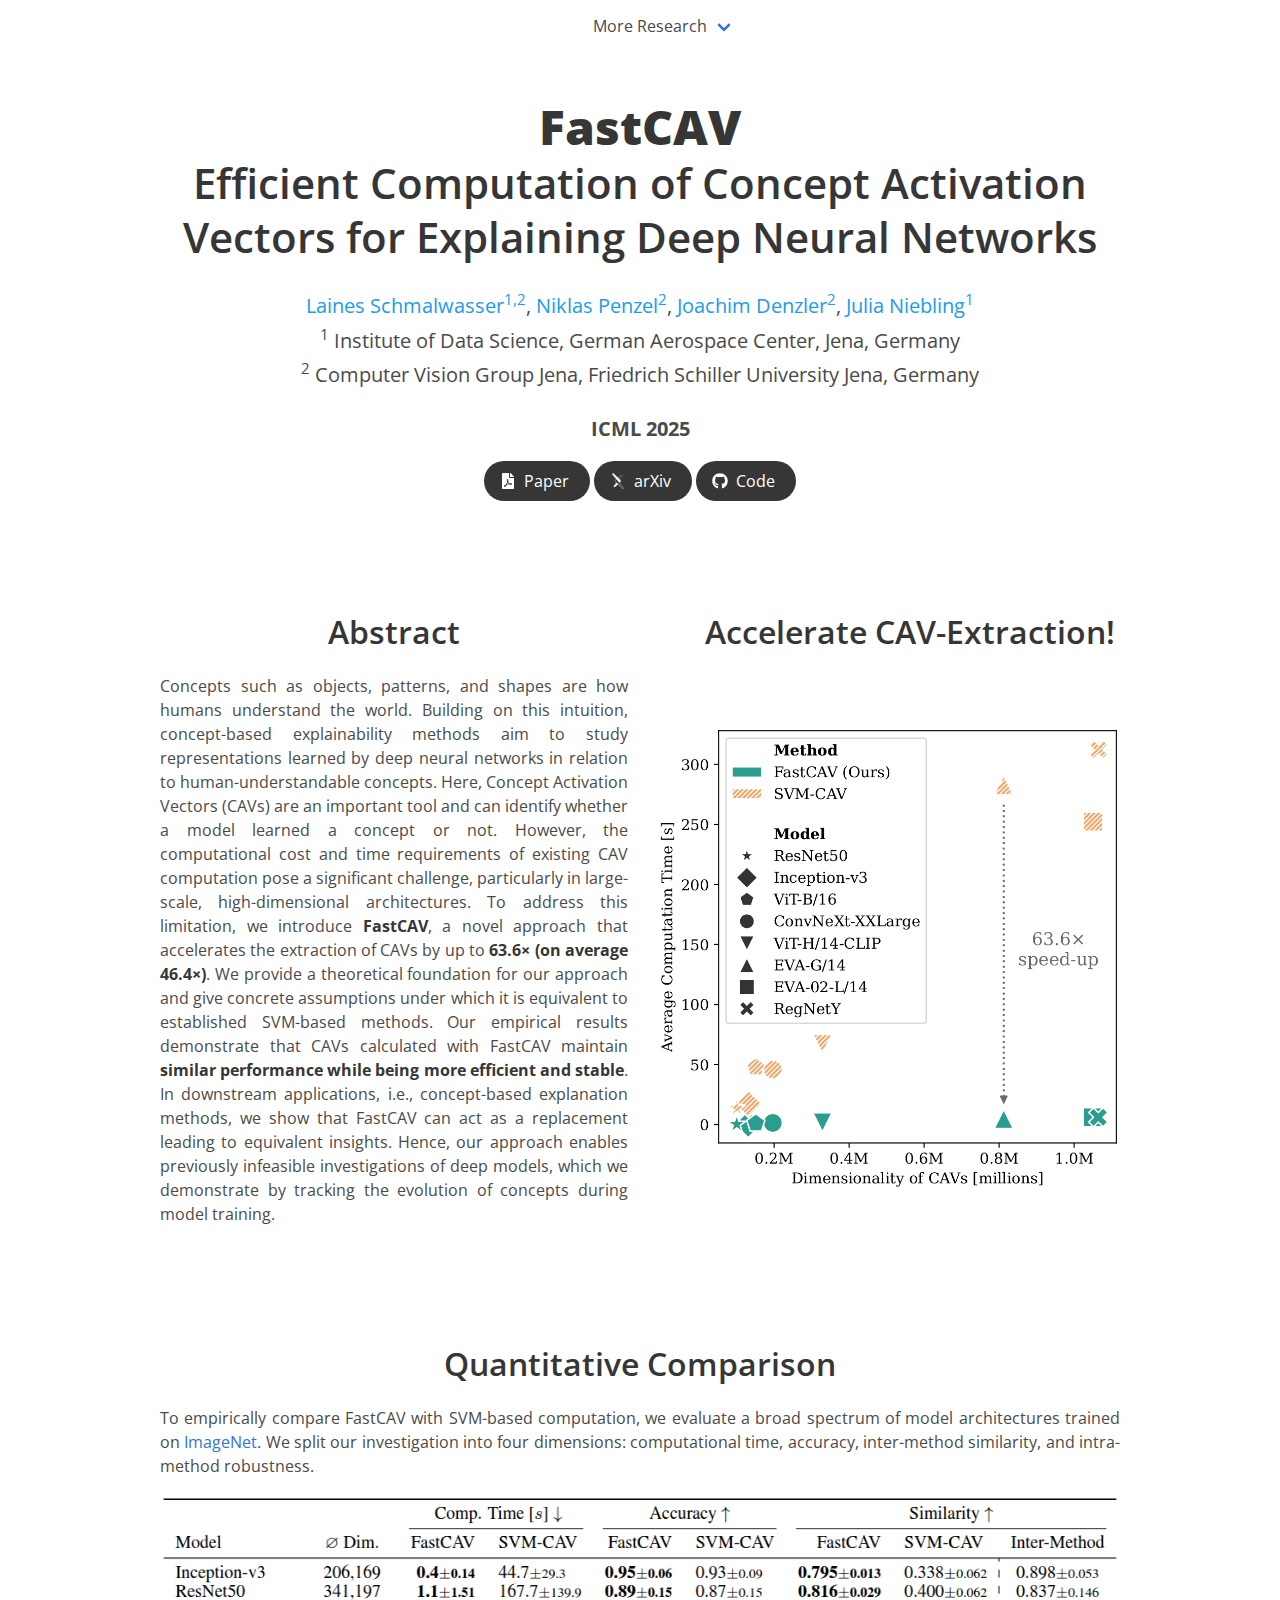
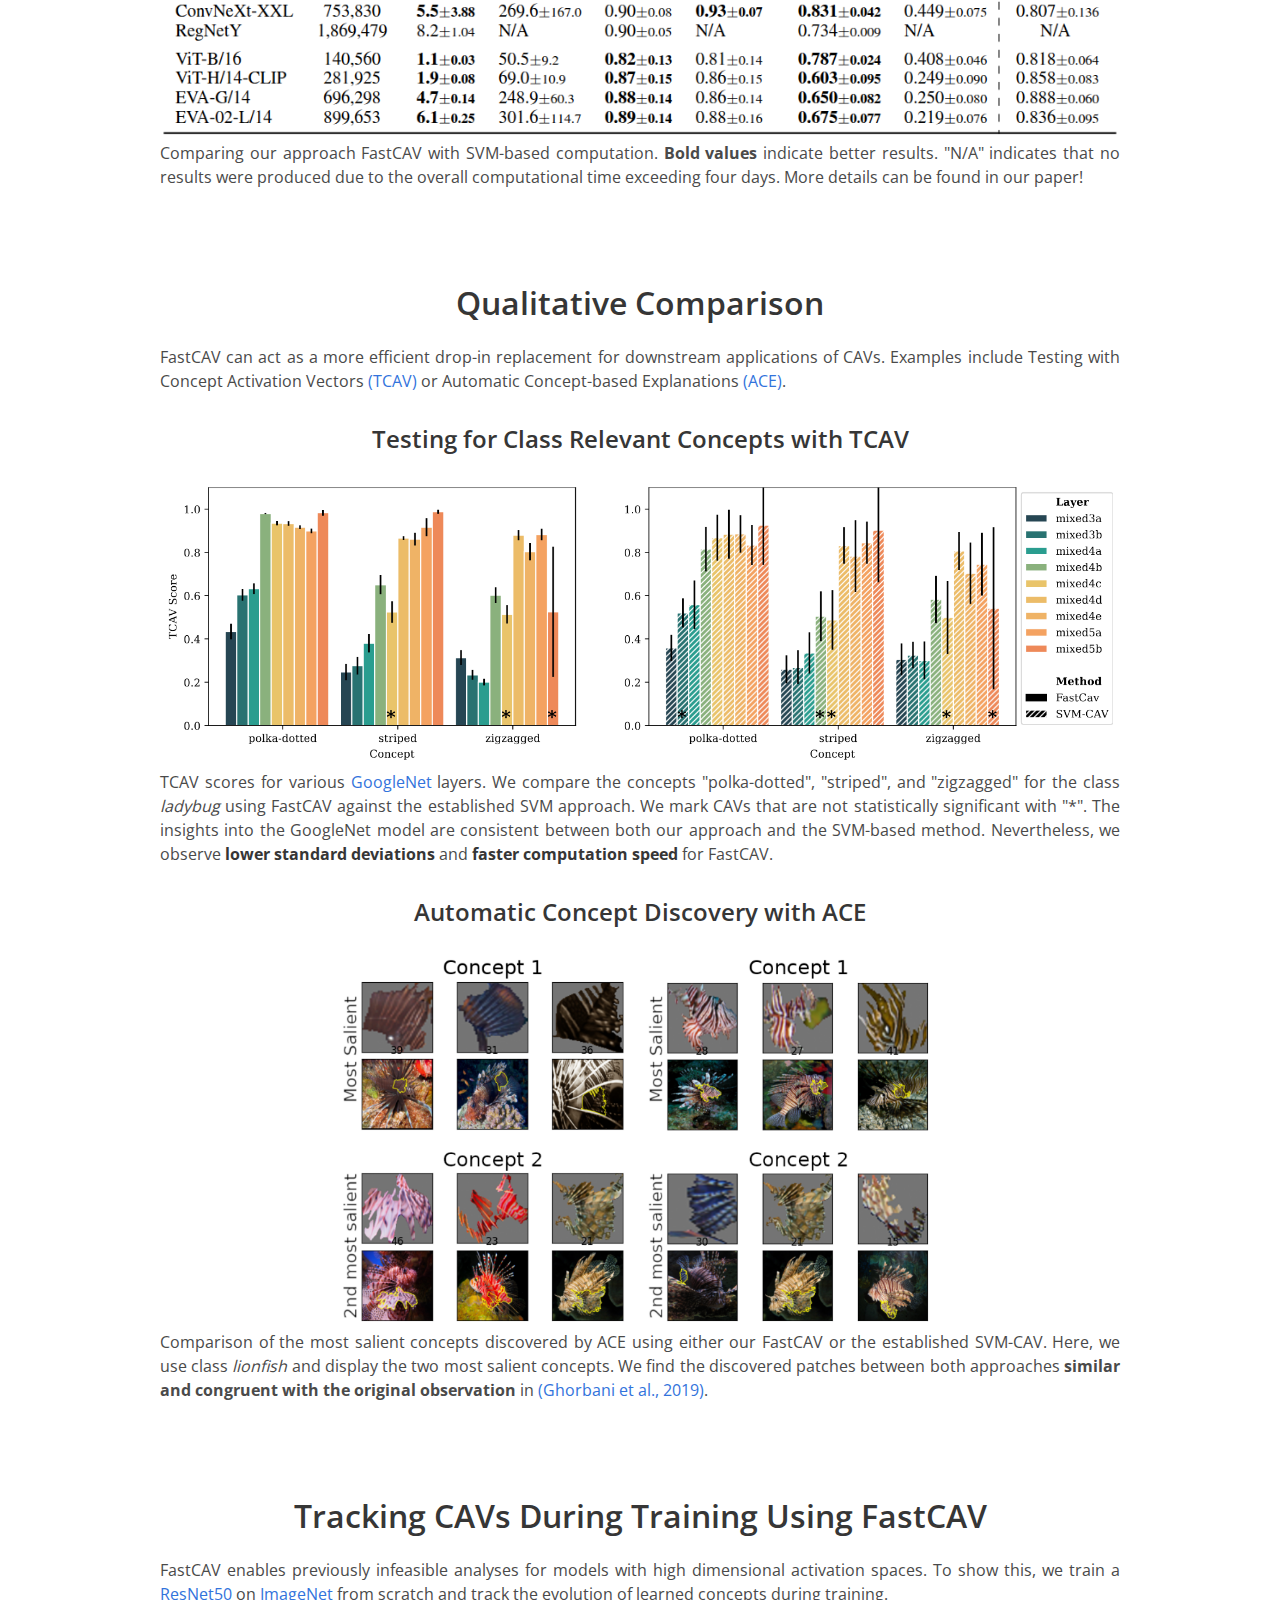
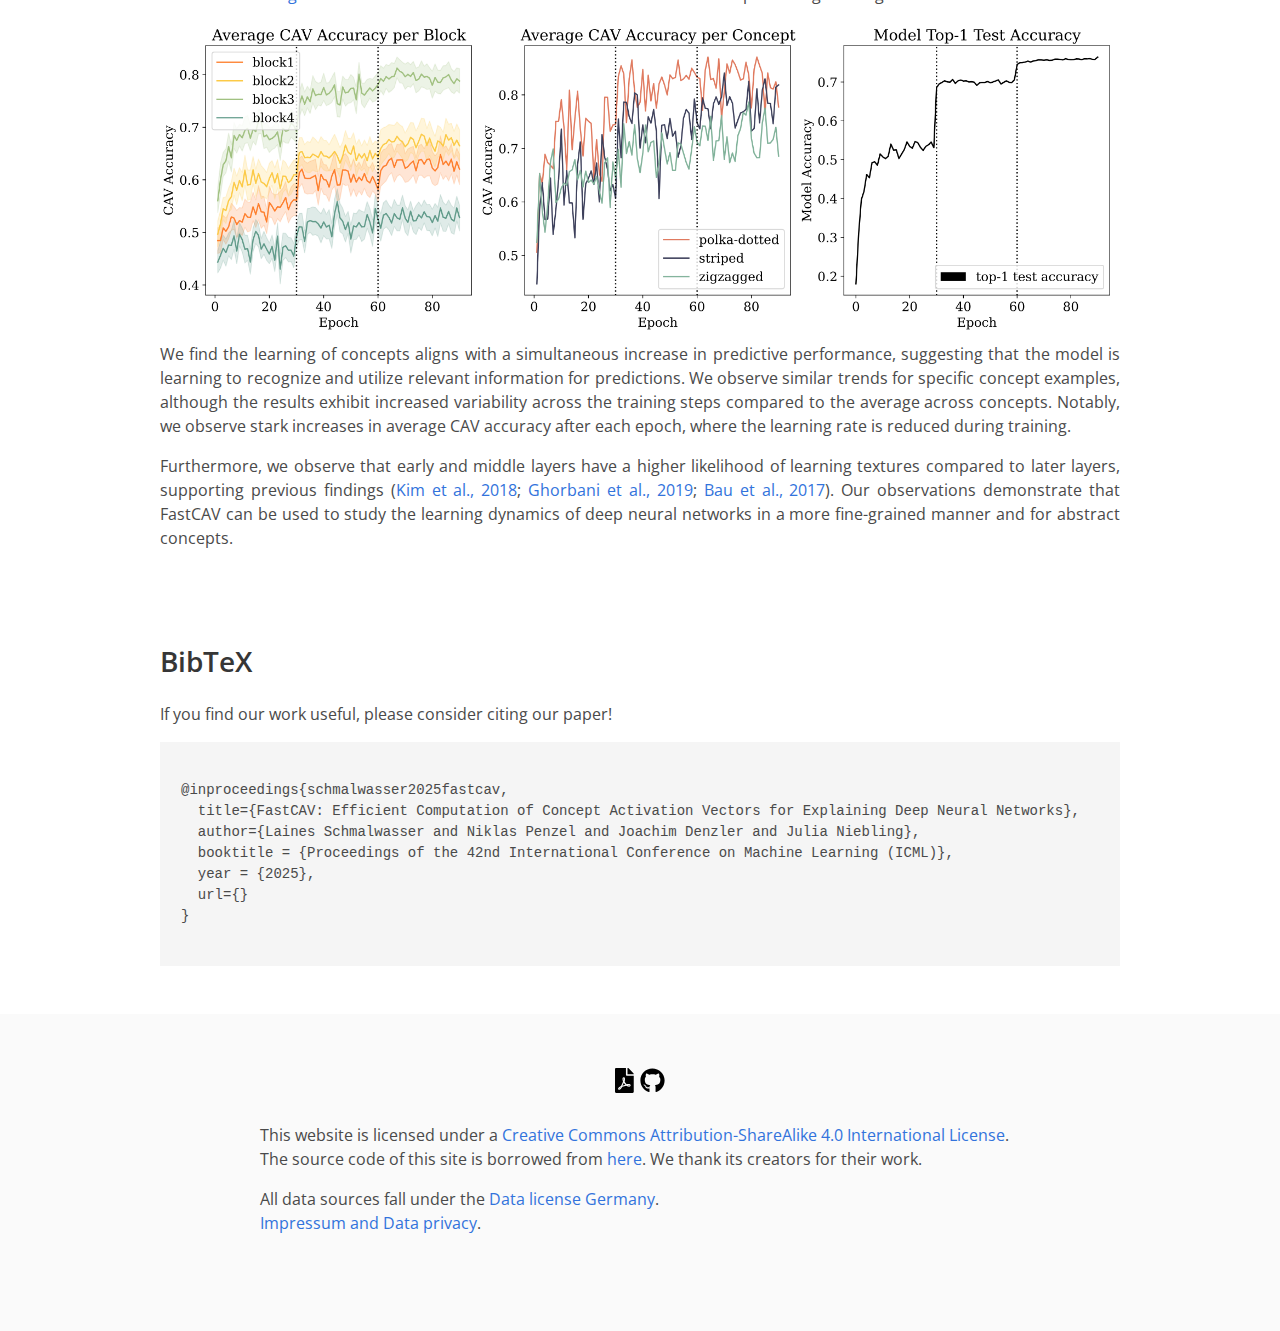
<file: index.html>
<!DOCTYPE html>
<html lang="en">

<head>
  <meta charset="utf-8">
  <meta http-equiv="Cache-control" content="public">
  <meta name="description" content="FastCAV: Efficient Computation of Concept Activation Vectors for Explaining Deep Neural Networks">
  <meta name="keywords" content="FastCAV, Concept-based Explanations, XAI, Explainability, TCAV">
  <meta name="viewport" content="width=device-width, initial-scale=1">
  <title>FastCAV: Efficient Computation of Concept Activation Vectors for Explaining Deep Neural Networks</title>

  <link rel="icon" href="./static/images/favicon.ico" type="image/x-icon">

  <link rel="stylesheet" href="./static/css/bulma.min.css">
  <link rel="stylesheet" href="./static/css/bulma-carousel.min.css">
  <link rel="stylesheet" href="./static/css/bulma-slider.min.css">
  <link rel="stylesheet" href="./static/css/fontawesome.all.min.css">
  <link rel="stylesheet" href="./static/css/academicons.min.css">
  <link rel="stylesheet" href="./static/css/index.css">

  <script defer src="./static/js/jquery-3.5.1.min.js"></script>
  <script defer src="./static/js/fontawesome.all.min.js"></script>
  <script defer src="./static/js/bulma-carousel.min.js"></script>
  <script defer src="./static/js/bulma-slider.min.js"></script>
  <script defer src="./static/js/index.js"></script>
</head>

<body>
  <nav class="navbar" role="navigation" aria-label="main navigation">
    <div class="navbar-brand">
      <a role="button" class="navbar-burger" aria-label="menu" aria-expanded="false">
        <span aria-hidden="true"></span>
        <span aria-hidden="true"></span>
        <span aria-hidden="true"></span>
      </a>
    </div>
    <div class="navbar-menu">
      <div class="navbar-start" style="flex-grow: 1; justify-content: center;">
        <a class="navbar-item" href="https://www.dlr.de/en/dw/about-us/departments/dai">
          <span class="dlr-logo"></span>
        </a>
        <a class="navbar-item" href="https://inf-cv.uni-jena.de/home/staff/">
          <span class="cvg-logo"></span>
        </a>
        <div class="navbar-item has-dropdown is-hoverable">
          <a class="navbar-link">
            More Research
          </a>
          <div class="navbar-dropdown">
            <a class="navbar-item" href="https://causalrivers.github.io/">
              ICLR 2025 - CausalRivers: Scaling up Benchmarking of Causal Discovery
            </a>
            <a class="navbar-item" href="https://eifer-mam.github.io/">
              CVPR 2025 - EIFER: Electromyography-Informed Facial Expression Reconstruction
            </a>
          </div>
        </div>
      </div>
    </div>
  </nav>

  <section class="hero">
    <div class="hero-body">
      <div class="container is-max-desktop">
        <div class="columns is-centered">
          <div class="column has-text-centered">
              <h1 class="title is-1 publication-title"><b>FastCAV</b><br> <small>Efficient Computation of Concept Activation Vectors for Explaining Deep Neural Networks</small></h1>
            <div class="is-size-5 publication-authors">
              <span class="author-block">
                <a href="https://scholar.google.com/citations?user=04KokJcAAAAJ&hl=en">Laines Schmalwasser<sup><small>1,2</small></sup></a>,
              </span>
              <span class="author-block">
                <a href="https://scholar.google.com/citations?user=s9bfMqEAAAAJ&hl=en">Niklas Penzel<sup><small>2</small></sup></a>,
              </span>
              <span class="author-block">
                <a href="https://scholar.google.de/citations?hl=en&user=bhpi3vgAAAAJ&hl=en">Joachim Denzler<sup><small>2</small></sup></a>,
              </span>
              <span class="author-block">
                <a href="https://scholar.google.com/citations?user=8cz423oAAAAJ&hl=en">Julia Niebling<sup><small>1</small></sup></a>
              </span>
            </div>
            <div class="is-size-5 publication-authors">
              <span class="author-block">
                <sup><small>1</small></sup> Institute of Data Science, German Aerospace Center, Jena, Germany
              </span>
              <span class="author-block">
                <sup><small>2</small></sup> Computer Vision Group Jena, Friedrich Schiller University Jena, Germany
              </span>
            </div>
            <br>
            <div class="is-size-5 publication-authors is-dark is">
              <b>
                ICML 2025
              </b>
            </div>

            <div class="column has-text-centered">
              <div class="publication-links">
                <!-- PDF Link. -->
                <span class="link-block">
                  <a href="https://icml.cc/virtual/2025/poster/44251" class="external-link button is-normal is-rounded is-dark">
                    <span class="icon">
                      <i class="fas fa-file-pdf"></i>
                    </span>
                    <span>Paper</span>
                  </a>
                </span>
                <span class="link-block">
                  <a href="ARXIV-Link" class="external-link button is-normal is-rounded is-dark">
                    <span class="icon">
                      <i class="ai ai-arxiv"></i>
                    </span>
                    <span>arXiv</span>
                  </a>
                </span>
                <!-- Code Link. -->
                <span class="link-block">
                  <a href="https://gitlab.com/dlr-dw/fastcav" class="external-link button is-normal is-rounded is-dark">
                    <span class="icon">
                      <i class="fab fa-github"></i>
                    </span>
                    <span>Code</span>
                  </a>
                </span>
                <!-- Dataset Link. -->
                <!-- <span class="link-block">
                  <a href="https://github.com/CausalRivers/benchmark" class="external-link button is-normal is-rounded is-dark">
                    <span class="icon">
                      <i class="fab fa-github"></i>
                    </span>
                    <span>Experiments</span> -->
                </a>
              </div>

            </div>
          </div>
        </div>
      </div>
    </div>
  </section>

  <section class="section">
    <div class="container is-max-desktop">
      <div class="columns is-centered">
        <!-- Visual Effects. -->
        <div class="column has-text-centered">
          <div class="content">
            <h2 class="title is-3">Abstract</h2>
            <p style="font-size: 0.9rem;" class="is-centered">
              <div class="content has-text-justified">
              Concepts such as objects, patterns, and shapes are how humans understand the world. 
              Building on this intuition, concept-based explainability methods aim to study representations learned by deep neural networks in relation to human-understandable concepts. 
              Here, Concept Activation Vectors (CAVs) are an important tool and can identify whether a model learned a concept or not. 
              However, the computational cost and time requirements of existing CAV computation pose a significant challenge, particularly in large-scale, high-dimensional architectures. 
              To address this limitation, we introduce <strong>FastCAV</strong>, a novel approach that accelerates the extraction of CAVs by up to <strong>63.6× (on average 46.4×)</strong>. 
              We provide a theoretical foundation for our approach and give concrete assumptions under which it is equivalent to established SVM-based methods. 
              Our empirical results demonstrate that CAVs calculated with FastCAV maintain <strong>similar performance while being more efficient and stable</strong>. 
              In downstream applications, i.e., concept-based explanation methods, we show that FastCAV can act as a replacement leading to equivalent insights. 
              Hence, our approach enables previously infeasible investigations of deep models, which we demonstrate by tracking the evolution of concepts during model training.
              </div>
            </p>
          </div>
        </div>
        <div class="column has-text-centered">
          <h2 class="title is-3">&ensp;&ensp;&ensp;Accelerate CAV-Extraction!</h2>
          <div class="columns is-centered">
            <div class="column content">
              <div>&ensp;</div>
              <div>&ensp;</div>
              <img src="./static/images/teaser.png" class="interpolation-image" alt="Rivers in Bavaria" width="500" height="699" />
            </div>
          </div>
        </div>
      </div>
    </div>
  </section>

  <section class="section">
    <div class="container is-max-desktop">
      <div class="columns is-centered has-text-centered">
        <div class="column">
          <div class="content">
            <h2 class="title is-3">Quantitative Comparison</h2>
            <p class="content has-text-justified">
              To empirically compare FastCAV with SVM-based computation, we evaluate a broad spectrum of model architectures trained on <a href="https://arxiv.org/abs/1409.0575">ImageNet</a>.
              We split our investigation into four dimensions: computational time, accuracy, inter-method similarity, and intra-method robustness.
            </p>
            <img src="./static/images/table.png" class="interpolation-image" alt="Interpolation end reference image." width="1000" />
            <p class="content has-text-justified">
              Comparing our approach FastCAV with SVM-based computation. <b>Bold values</b> indicate better results.
              "N/A" indicates that no results were produced due to the overall computational time exceeding four days. 
              More details can be found in our paper!
            </p>
          </div>
        </div>
  </section>

  <section class="section">
    <div class="container is-max-desktop">
      <div class="columns is-centered has-text-centered">
        <div class="column">
          <div class="content">
            <h2 class="title is-3">Qualitative Comparison</h2>
            <p class="content has-text-justified">
              FastCAV can act as a more efficient drop-in replacement for downstream applications of CAVs. 
              Examples include Testing with Concept Activation Vectors <a href="https://arxiv.org/abs/1711.11279">(TCAV)</a> or Automatic Concept-based Explanations <a href="https://arxiv.org/abs/1902.03129">(ACE)</a>.
            </p>

            <h3 class="title is-4">Testing for Class Relevant Concepts with TCAV </h3>
            <img src="./static/images/tcav.png" class="interpolation-image" alt="Interpolation end reference image." width="1000" />
            <p class="content has-text-justified">
              TCAV scores for various <a href="https://arxiv.org/abs/1409.4842">GoogleNet</a> layers.
              We compare the concepts "polka-dotted", "striped", and "zigzagged" for the class <i>ladybug</i> using FastCAV against the established SVM approach.
              We mark CAVs that are not statistically significant with "*".
              The insights into the GoogleNet model are consistent between both our approach and the SVM-based method.
              Nevertheless, we observe <strong>lower standard deviations</strong> and <strong>faster computation speed</strong> for FastCAV.
            </p>

            <h3 class="title is-4">Automatic Concept Discovery with ACE </h3>
            <img src="./static/images/ace.png" class="interpolation-image" alt="Interpolation end reference image." width="600" />
            <p class="content has-text-justified">
              Comparison of the most salient concepts discovered by ACE using either our FastCAV or the established SVM-CAV. 
              Here, we use class <i>lionfish</i> and display the two most salient concepts. 
              We find the discovered patches between both approaches <b>similar and congruent with the original observation</b> in <a href="https://arxiv.org/abs/1902.03129">(Ghorbani et al., 2019)</a>.
            </p>
          </div>
        </div>
  </section>


  <section class="section">
    <div class="container is-max-desktop">
      <div class="columns is-centered has-text-centered">
        <div class="column">
          <div class="content">
            <h2 class="title is-3">Tracking CAVs During Training Using FastCAV</h2>
            <p class="content has-text-justified">
              FastCAV enables previously infeasible analyses for models with high dimensional activation spaces. 
              To show this, we train a <a href="https://arxiv.org/abs/1512.03385">ResNet50</a> on <a href="https://arxiv.org/abs/1409.0575">ImageNet</a> from scratch and track the evolution of learned concepts during training.  
            </p>
            <img src="./static/images/training-ana.png" class="interpolation-image" alt="Interpolation end reference image." width="1000" />
            <p class="content has-text-justified">
              We find the learning of concepts aligns with a simultaneous increase in predictive performance, suggesting that the model is learning to recognize and utilize relevant information for predictions.
              We observe similar trends for specific concept examples, although the results exhibit increased variability across the training steps compared to the average across concepts.
              Notably, we observe stark increases in average CAV accuracy after each epoch, where the learning rate is reduced during training.
            </p>
            <p class="content has-text-justified">
              Furthermore, we observe that early and middle layers have a higher likelihood of learning textures compared to later layers, supporting previous findings (<a href="https://arxiv.org/abs/1711.11279">Kim et al., 2018</a>; <a href="https://arxiv.org/abs/1902.03129">Ghorbani et al., 2019</a>; <a href="https://arxiv.org/abs/1704.05796">Bau et al., 2017</a>). 
              Our observations demonstrate that FastCAV can be used to study the learning dynamics of deep neural networks in a more fine-grained manner and for abstract concepts.
            </p>
          </div>
        </div>
  </section>
  

  <section class="section" id="BibTeX">
    <div class="container is-max-desktop content">
      <h2 class="title">BibTeX</h2>
      <p class="content has-text-justified">
        If you find our work useful, please consider citing our paper!
      </p>
      <pre>
      <code>
@inproceedings{schmalwasser2025fastcav,
  title={FastCAV: Efficient Computation of Concept Activation Vectors for Explaining Deep Neural Networks},
  author={Laines Schmalwasser and Niklas Penzel and Joachim Denzler and Julia Niebling},
  booktitle = {Proceedings of the 42nd International Conference on Machine Learning (ICML)},
  year = {2025},
  url={}
}</code>
      </pre>
    </div>
  </section>

  <footer class="footer">
    <div class="container">
      <div class="content has-text-centered">
        <a class="icon-link" href="https://icml.cc/virtual/2025/poster/44251">
          <i class="fas fa-file-pdf"></i>
        </a>
        <a class="icon-link" href="https://github.com/cvjena" class="external-link" disabled>
          <i class="fab fa-github"></i>
        </a>
      </div>
      <div class="columns is-centered">
        <div class="column is-8">
          <div class="content">
            <p>
              This website is licensed under a <a rel="license" href="http://creativecommons.org/licenses/by-sa/4.0/">Creative Commons Attribution-ShareAlike 4.0 International License</a>.
              The source code of this site is borrowed from <a href="https://github.com/nerfies/nerfies.github.io">here</a>.
              We thank its creators for their work. 
            </p>
            All data sources fall under the <a href="https://www.govdata.de/dl-de/by-2-0">Data license Germany</a>.
            <br><a rel="license" href="impressum_privacy.html">Impressum and Data privacy</a>.
          </div>
        </div>
      </div>
    </div>
  </footer>
</body>

</html>
</file>
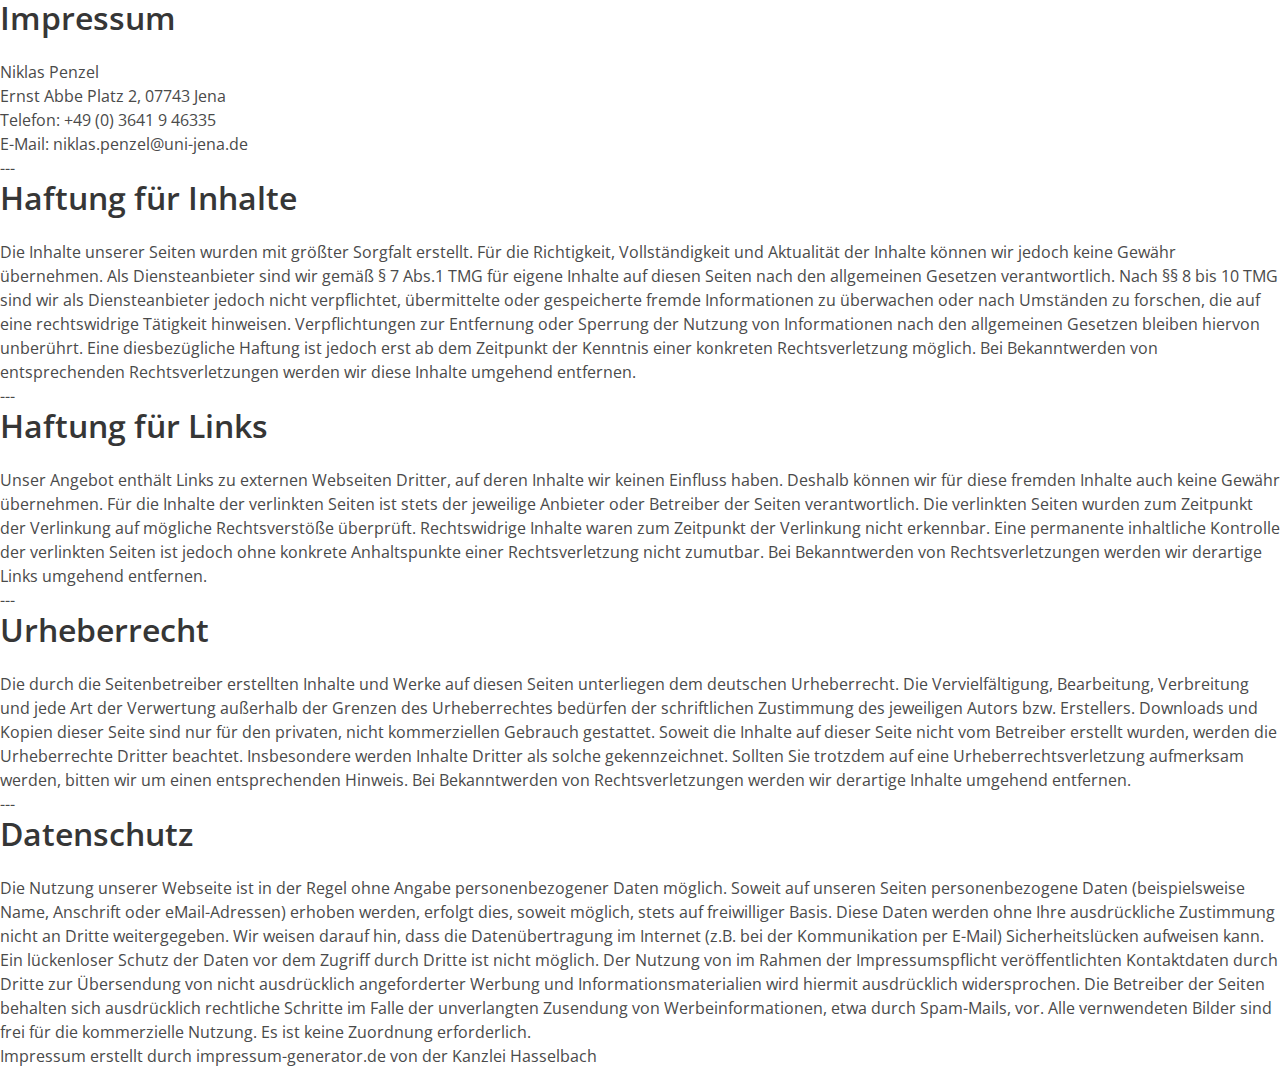
<file: impressum_privacy.html>
<!DOCTYPE html>
<html lang="en">

<head>
  <meta charset="utf-8">
  <meta http-equiv="Cache-control" content="public">
  <meta name="description" content="FastCAV: Efficient Computation of Concept Activation Vectors for Explaining Deep Neural Networks">
  <meta name="keywords" content="FastCAV, Concept-based Explanations, XAI, Explainability, TCAV">
  <meta name="viewport" content="width=device-width, initial-scale=1">
  <title>FastCAV: Efficient Computation of Concept Activation Vectors for Explaining Deep Neural Networks</title>

  <link rel="icon" href="./static/images/favicon.ico" type="image/x-icon">

  <link rel="stylesheet" href="./static/css/bulma.min.css">
  <link rel="stylesheet" href="./static/css/bulma-carousel.min.css">
  <link rel="stylesheet" href="./static/css/bulma-slider.min.css">
  <link rel="stylesheet" href="./static/css/fontawesome.all.min.css">
  <link rel="stylesheet" href="./static/css/academicons.min.css">
  <link rel="stylesheet" href="./static/css/index.css">

  <script defer src="./static/js/jquery-3.5.1.min.js"></script>
  <script defer src="./static/js/fontawesome.all.min.js"></script>
  <script defer src="./static/js/bulma-carousel.min.js"></script>
  <script defer src="./static/js/bulma-slider.min.js"></script>
  <script defer src="./static/js/index.js"></script>
</head>

<body>
    <h1  class="title is-3">Impressum</h1>
    <p>Niklas Penzel</p>
    <p>Ernst Abbe Platz 2, 07743 Jena</p>
    <p>Telefon: +49 (0) 3641 9 46335</p>
    <p>E-Mail: niklas.penzel@uni-jena.de</p>

    <p>---</p>

    <h1 class="title is-3">Haftung für Inhalte</h1>
        <p>
            Die Inhalte unserer Seiten wurden mit größter Sorgfalt erstellt. 
            Für die Richtigkeit, Vollständigkeit und Aktualität der Inhalte können wir jedoch keine Gewähr übernehmen. 
            Als Diensteanbieter sind wir gemäß § 7 Abs.1 TMG für eigene Inhalte auf diesen Seiten nach den allgemeinen Gesetzen verantwortlich. 
            Nach §§ 8 bis 10 TMG sind wir als Diensteanbieter jedoch nicht verpflichtet, übermittelte oder gespeicherte fremde Informationen zu überwachen oder nach Umständen zu forschen, 
            die auf eine rechtswidrige Tätigkeit hinweisen. Verpflichtungen zur Entfernung oder Sperrung der Nutzung von Informationen nach den allgemeinen Gesetzen bleiben hiervon unberührt. 
            Eine diesbezügliche Haftung ist jedoch erst ab dem Zeitpunkt der Kenntnis einer konkreten Rechtsverletzung möglich. Bei Bekanntwerden von entsprechenden Rechtsverletzungen werden wir diese Inhalte umgehend entfernen.
        </p>  
        <p>---</p>

        <h1  class="title is-3">Haftung für Links</h1>
        <p>
            Unser Angebot enthält Links zu externen Webseiten Dritter, 
            auf deren Inhalte wir keinen Einfluss haben. Deshalb können wir für diese fremden Inhalte auch keine Gewähr übernehmen. 
            Für die Inhalte der verlinkten Seiten ist stets der jeweilige Anbieter oder Betreiber der Seiten verantwortlich. Die verlinkten Seiten wurden zum Zeitpunkt der Verlinkung auf mögliche Rechtsverstöße überprüft. 
            Rechtswidrige Inhalte waren zum Zeitpunkt der Verlinkung nicht erkennbar. Eine permanente inhaltliche Kontrolle der verlinkten Seiten ist jedoch ohne konkrete Anhaltspunkte einer Rechtsverletzung nicht zumutbar. 
            Bei Bekanntwerden von Rechtsverletzungen werden wir derartige Links umgehend entfernen.
        </p>  
        <p>---</p>

        <h1  class="title is-3">Urheberrecht</h1>
        <p>
            Die durch die Seitenbetreiber erstellten Inhalte und Werke auf diesen Seiten unterliegen dem deutschen Urheberrecht. 
            Die Vervielfältigung, Bearbeitung, Verbreitung und jede Art der Verwertung außerhalb der Grenzen des Urheberrechtes bedürfen der schriftlichen Zustimmung des jeweiligen Autors bzw. Erstellers. 
            Downloads und Kopien dieser Seite sind nur für den privaten, nicht kommerziellen Gebrauch gestattet. Soweit die Inhalte auf dieser Seite nicht vom Betreiber erstellt wurden, werden die Urheberrechte Dritter beachtet. 
            Insbesondere werden Inhalte Dritter als solche gekennzeichnet. Sollten Sie trotzdem auf eine Urheberrechtsverletzung aufmerksam werden, bitten wir um einen entsprechenden Hinweis. 
            Bei Bekanntwerden von Rechtsverletzungen werden wir derartige Inhalte umgehend entfernen.
        </p>
        <p>---</p>
        <h1  class="title is-3">Datenschutz</h1>
        <p>  
            Die Nutzung unserer Webseite ist in der Regel ohne Angabe personenbezogener Daten möglich. Soweit auf unseren Seiten personenbezogene Daten (beispielsweise Name, Anschrift oder eMail-Adressen) erhoben werden, erfolgt dies, 
            soweit möglich, stets auf freiwilliger Basis. Diese Daten werden ohne Ihre ausdrückliche Zustimmung nicht an Dritte weitergegeben.
            Wir weisen darauf hin, dass die Datenübertragung im Internet (z.B. bei der Kommunikation per E-Mail) Sicherheitslücken aufweisen kann. Ein lückenloser Schutz der Daten vor dem Zugriff durch Dritte ist nicht möglich.
            Der Nutzung von im Rahmen der Impressumspflicht veröffentlichten Kontaktdaten durch Dritte zur Übersendung von nicht ausdrücklich angeforderter Werbung und Informationsmaterialien wird hiermit ausdrücklich widersprochen. 
            Die Betreiber der Seiten behalten sich ausdrücklich rechtliche Schritte im Falle der unverlangten Zusendung von Werbeinformationen, etwa durch Spam-Mails, vor.
            Alle vernwendeten Bilder sind frei für die kommerzielle Nutzung. Es ist keine Zuordnung erforderlich.
        </p>
        <p>Impressum erstellt durch impressum-generator.de von der Kanzlei Hasselbach</p>

 
  </footer>
</body>

</html>
</file>
<file: static/css/index.css>
/* @font-face {
  font-family: "Noto Sans";
  src: url(../webfonts/NotoSans.ttf);
} */

@font-face {
  font-family: 'Open Sans';
  src: url(../webfonts/OpenSans.ttf);
  font-display: swap;
}

body {
  font-family: "Open Sans", sans-serif;
}


.footer .icon-link {
    font-size: 25px;
    color: #000;
}

.link-block a {
    margin-top: 5px;
    margin-bottom: 5px;
}

.dnerf {
  font-variant: small-caps;
}


.teaser .hero-body {
  padding-top: 0;
  padding-bottom: 3rem;
}

.teaser {
  font-family: 'Google Sans', sans-serif;
}


.publication-banner {
  max-height: parent;

}

.publication-banner video {
  position: relative;
  left: auto;
  top: auto;
  transform: none;
  object-fit: fit;
}


.publication-title {
    font-family: 'Open Sans', sans-serif;
}

.publication-authors {
    font-family: 'Open Sans', sans-serif;
}

.publication-venue {
    color: #555;
    width: fit-content;
    font-weight: bold;
}

.publication-awards {
    color: #ff3860;
    width: fit-content;
    font-weight: bolder;
}


.publication-authors a {
   color: hsl(204, 86%, 53%) !important;
}

.publication-authors a:hover {
    text-decoration: underline;
}

.author-block {
  display: inline-block;
}

.publication-video {
    position: relative;
    width: 100%;
    height: 0;
    padding-bottom: 56.25%;

    overflow: hidden;
    border-radius: 10px !important;
}

.publication-video iframe {
    position: absolute;
    top: 0;
    left: 0;
    width: 100%;
    height: 100%;
}


.results-carousel {
  overflow: hidden;
}

.results-carousel .item {
  margin: 5px;
  overflow: hidden;
  border: 1px solid #bbb;
  border-radius: 10px;
  padding: 0;
  font-size: 0;
}

.results-carousel video {
  margin: 0;
}


.interpolation-panel {
  background: #f5f5f5;
  border-radius: 10px;
}

.interpolation-panel .interpolation-image {
  width: 100%;
  border-radius: 5px;
}


.interpolation-panel .slider {
  margin: 0 !important;
}

.interpolation-panel .slider {
  margin: 0 !important;
}

#interpolation-image-wrapper {
  width: 100%;
}
#interpolation-image-wrapper img {
  border-radius: 5px;
}


@media screen {
  /* "Spotlight Badge */
  .spotbox {
    width: 800x; height: auto;
    position: relative;
    border: 1px solid #FFF;
    background: #FFF;
    margin: 20px;
    display: inline-block;
  }

  .spotlight:after {
    content: "ICLR Spotlight";
    z-index: 1;
    overflow: hidden;
    font-size: 18px;
    font-weight: bold;
    font-family: 'Open Sans', sans-serif;
    /* border: 1px solid #000; */
    color: #FFF;
    text-transform: uppercase;
    text-align: center;
    line-height: 30px;
    transform: rotate(45deg);
    width: 200px;
    display: block; 
    background: #DAA520;
    background: linear-gradient(#FFD700 0%, #DAA520 100%);
    box-shadow: 0 3px 10px -5px rgba(0, 0, 0, 1);
    position: absolute;
    top: 35px; right: -45px;
    clip-path: polygon(200px 30px, 170px -0px, 30px -0px, 0px 30px, 10px 30px,  110px 30px)
  }
}

@media (max-width: 600px) {
  /* "Spotlight Badge */
  .spotbox {
    width: 800x; height: auto;
    position: relative;
    border: 1px solid #FFF;
    background: #FFF;
    margin: 20px;
    display: inline-block;
  }

  .spotlight:after {
    content: "ICLR Spotlight";
    z-index: 1;
    overflow: hidden;
    font-size: 18px;
    font-weight: bold;
    font-family: 'Open Sans', sans-serif;
    color: #FFF;
    text-transform: uppercase;
    text-align: center;
    line-height: 30px;
    transform: rotate(0deg);
    display: block; 
    background: #DAA520;
    background: linear-gradient(#FFD700 0%, #DAA520 100%);
    box-shadow: 0 3px 10px -5px rgba(0, 0, 0, 1);
    position: absolute;
    top: -5%;
    left: 50%;
    transform: translate(-50%, -50%);
  }

  .title.is-1 {
    font-size: 2.5rem;
  }
}
</file>
<file: static/css/academicons.min.css>
@font-face {font-family: 'Academicons';font-style: normal;font-weight: 400;font-display: block;src:url('../fonts/academicons.eot');src:url('../fonts/academicons.eot') format('embedded-opentype'), url('../fonts/academicons.ttf') format('truetype'), url('../fonts/academicons.woff') format('woff'), url('../fonts/academicons.svg') format('svg');}.ai {font-family: 'Academicons';font-weight: 400;-moz-osx-font-smoothing: grayscale;-webkit-font-smoothing: antialiased;display: inline-block;font-style: normal;font-variant: normal;text-rendering: auto;line-height: 1;}.ai-academia:before {content: "\e9af";}.ai-academia-square:before {content: "\e93d";}.ai-acclaim:before {content: "\e92e";}.ai-acclaim-square:before {content: "\e93a";}.ai-acm:before {content: "\e93c";}.ai-acm-square:before {content: "\e95d";}.ai-acmdl:before {content: "\e96a";}.ai-acmdl-square:before {content: "\e9d3";}.ai-ads:before {content: "\e9cb";}.ai-ads-square:before {content: "\e94a";}.ai-africarxiv:before {content: "\e91b";}.ai-africarxiv-square:before {content: "\e90b";}.ai-archive:before {content: "\e955";}.ai-archive-square:before {content: "\e956";}.ai-arxiv:before {content: "\e974";}.ai-arxiv-square:before {content: "\e9a6";}.ai-biorxiv:before {content: "\e9a2";}.ai-biorxiv-square:before {content: "\e98b";}.ai-ceur:before {content: "\e96d";}.ai-ceur-square:before {content: "\e92f";}.ai-ciencia-vitae:before {content: "\e912";}.ai-ciencia-vitae-square:before {content: "\e913";}.ai-clarivate:before {content: "\e924";}.ai-clarivate-square:before {content: "\e925";}.ai-closed-access:before {content: "\e942";}.ai-closed-access-square:before {content: "\e943";}.ai-conversation:before {content: "\e94c";}.ai-conversation-square:before {content: "\e915";}.ai-coursera:before {content: "\e95f";}.ai-coursera-square:before {content: "\e97f";}.ai-crossref:before {content: "\e918";}.ai-crossref-square:before {content: "\e919";}.ai-cv:before {content: "\e9a5";}.ai-cv-square:before {content: "\e90a";}.ai-datacite:before {content: "\e91c";}.ai-datacite-square:before {content: "\e91d";}.ai-dataverse:before {content: "\e9f7";}.ai-dataverse-square:before {content: "\e9e4";}.ai-dblp:before {content: "\e94f";}.ai-dblp-square:before {content: "\e93f";}.ai-depsy:before {content: "\e97a";}.ai-depsy-square:before {content: "\e94b";}.ai-doi:before {content: "\e97e";}.ai-doi-square:before {content: "\e98f";}.ai-dryad:before {content: "\e97c";}.ai-dryad-square:before {content: "\e98c";}.ai-elsevier:before {content: "\e961";}.ai-elsevier-square:before {content: "\e910";}.ai-figshare:before {content: "\e981";}.ai-figshare-square:before {content: "\e9e7";}.ai-google-scholar:before {content: "\e9d4";}.ai-google-scholar-square:before {content: "\e9f9";}.ai-hal:before {content: "\e92c";}.ai-hal-square:before {content: "\e92d";}.ai-hypothesis:before {content: "\e95a";}.ai-hypothesis-square:before {content: "\e95b";}.ai-ideas-repec:before {content: "\e9ed";}.ai-ideas-repec-square:before {content: "\e9f8";}.ai-ieee:before {content: "\e929";}.ai-ieee-square:before {content: "\e9b9";}.ai-impactstory:before {content: "\e9cf";}.ai-impactstory-square:before {content: "\e9aa";}.ai-inaturalist:before {content: "\e900";}.ai-inaturalist-square:before {content: "\e901";}.ai-inpn:before {content: "\e902";}.ai-inpn-square:before {content: "\e903";}.ai-inspire:before {content: "\e9e9";}.ai-inspire-square:before {content: "\e9fe";}.ai-isidore:before {content: "\e936";}.ai-isidore-square:before {content: "\e954";}.ai-isni:before {content: "\e957";}.ai-isni-square:before {content: "\e958";}.ai-jstor:before {content: "\e938";}.ai-jstor-square:before {content: "\e944";}.ai-lattes:before {content: "\e9b3";}.ai-lattes-square:before {content: "\e99c";}.ai-mathoverflow:before {content: "\e9f6";}.ai-mathoverflow-square:before {content: "\e97b";}.ai-mendeley:before {content: "\e9f0";}.ai-mendeley-square:before {content: "\e9f3";}.ai-moodle:before {content: "\e907";}.ai-moodle-square:before {content: "\e908";}.ai-mtmt:before {content: "\e950";}.ai-mtmt-square:before {content: "\e951";}.ai-nakala:before {content: "\e940";}.ai-nakala-square:before {content: "\e941";}.ai-obp:before {content: "\e92a";}.ai-obp-square:before {content: "\e92b";}.ai-open-access:before {content: "\e939";}.ai-open-access-square:before {content: "\e9f4";}.ai-open-data:before {content: "\e966";}.ai-open-data-square:before {content: "\e967";}.ai-open-materials:before {content: "\e968";}.ai-open-materials-square:before {content: "\e969";}.ai-openedition:before {content: "\e946";}.ai-openedition-square:before {content: "\e947";}.ai-orcid:before {content: "\e9d9";}.ai-orcid-square:before {content: "\e9c3";}.ai-osf:before {content: "\e9ef";}.ai-osf-square:before {content: "\e931";}.ai-overleaf:before {content: "\e914";}.ai-overleaf-square:before {content: "\e98d";}.ai-philpapers:before {content: "\e98a";}.ai-philpapers-square:before {content: "\e96f";}.ai-piazza:before {content: "\e99a";}.ai-piazza-square:before {content: "\e90c";}.ai-preregistered:before {content: "\e906";}.ai-preregistered-square:before {content: "\e96b";}.ai-protocols:before {content: "\e952";}.ai-protocols-square:before {content: "\e953";}.ai-psyarxiv:before {content: "\e90e";}.ai-psyarxiv-square:before {content: "\e90f";}.ai-publons:before {content: "\e937";}.ai-publons-square:before {content: "\e94e";}.ai-pubmed:before {content: "\e99f";}.ai-pubmed-square:before {content: "\e97d";}.ai-pubpeer:before {content: "\e922";}.ai-pubpeer-square:before {content: "\e923";}.ai-researcherid:before {content: "\e91a";}.ai-researcherid-square:before {content: "\e95c";}.ai-researchgate:before {content: "\e95e";}.ai-researchgate-square:before {content: "\e99e";}.ai-ror:before {content: "\e948";}.ai-ror-square:before {content: "\e949";}.ai-sci-hub:before {content: "\e959";}.ai-sci-hub-square:before {content: "\e905";}.ai-scirate:before {content: "\e98e";}.ai-scirate-square:before {content: "\e99d";}.ai-scopus:before {content: "\e91e";}.ai-scopus-square:before {content: "\e91f";}.ai-semantic-scholar:before {content: "\e96e";}.ai-semantic-scholar-square:before {content: "\e96c";}.ai-springer:before {content: "\e928";}.ai-springer-square:before {content: "\e99b";}.ai-ssrn:before {content: "\e916";}.ai-ssrn-square:before {content: "\e917";}.ai-stackoverflow:before {content: "\e920";}.ai-stackoverflow-square:before {content: "\e921";}.ai-viaf:before {content: "\e933";}.ai-viaf-square:before {content: "\e934";}.ai-wiley:before {content: "\e926";}.ai-wiley-square:before {content: "\e927";}.ai-zenodo:before {content: "\e911";}.ai-zotero:before {content: "\e962";}.ai-zotero-square:before {content: "\e932";}.ai-lg {font-size: 1.33333em;line-height: 0.75em;vertical-align: -.0667em;}.ai-xs {font-size: .75em;}.ai-sm {font-size: .875em;}.ai-1x {font-size: 1em;}.ai-2x {font-size: 2em;}.ai-3x {font-size: 3em;}.ai-4x {font-size: 4em;}.ai-5x {font-size: 5em;}.ai-6x {font-size: 6em;}.ai-7x {font-size: 7em;}.ai-8x {font-size: 8em;}.ai-9x {font-size: 9em;}.ai-10x {font-size: 10em;}.ai-fw {text-align: center;width: 1.25em;}.ai-ul {list-style-type: none;margin-left: 2.5em;padding-left: 0;}.ai-ul > li {position: relative;}.ai-li {left: -2em;position: absolute;text-align: center;width: 2em;line-height: inherit;}.ai-border {border: solid 0.08em #eee;border-radius: .1em;padding: .2em .25em .15em;}.ai-pull-left {float: left;}.ai-pull-right {float: right;}.ai.ai-pull-left {margin-right: .3em;}.ai.ai-pull-right {margin-right: .3em;}.ai-stack {display: inline-block;height: 2em;line-height: 2em;position: relative;vertical-align: middle;width: 2.5em;}.ai-stack-1x, .ai-stack-2x {left: 0;position: absolute;text-align: center;width: 100%;}.ai-stack-1x {line-height: inherit;}.ai-stack-2x {font-size: 2em;}.ai-inverse {color: #fff;}
</file>
